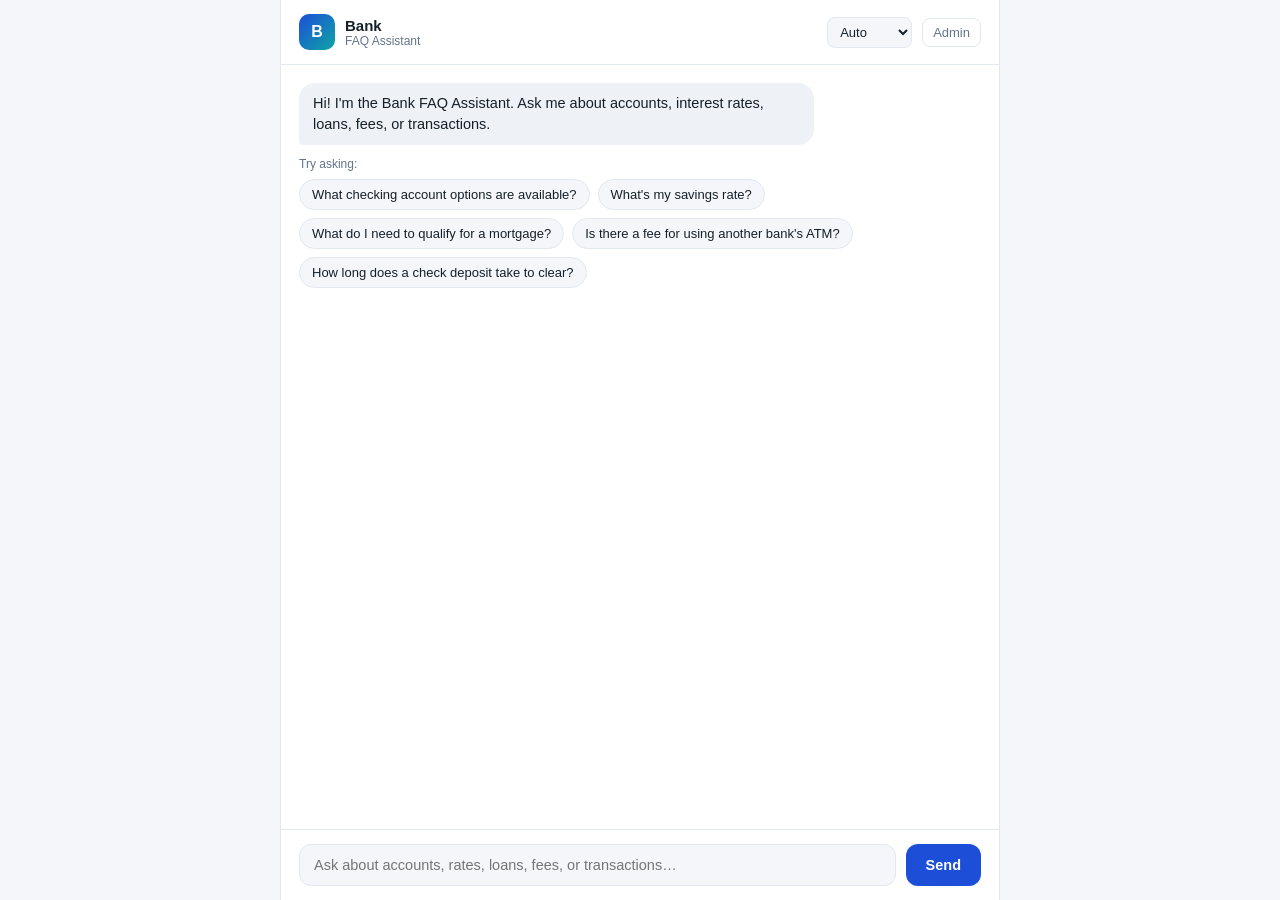
<file: frontend/index.html>
<!doctype html>
<html lang="en">
<head>
  <meta charset="utf-8" />
  <meta name="viewport" content="width=device-width, initial-scale=1" />
  <title>Bank — FAQ Assistant</title>
  <link rel="stylesheet" href="style.css" />
</head>
<body>
  <div class="app">
    <header class="topbar">
      <div class="brand">
        <span class="brand-mark">B</span>
        <div>
          <div class="brand-name">Bank</div>
          <div class="brand-sub">FAQ Assistant</div>
        </div>
      </div>
      <div class="topbar-actions">
        <select id="lang-select" title="Language">
          <option value="auto">Auto</option>
          <option value="en">English</option>
          <option value="es">Español</option>
        </select>
        <a class="admin-link" href="admin.html">Admin</a>
      </div>
    </header>

    <div id="frustration-banner" class="frustration-banner hidden">
      We noticed this conversation may be frustrating — a human agent is available at
      <strong>1-800-555-0199</strong>.
    </div>

    <main id="chat" class="chat" aria-live="polite"></main>

    <div id="followups" class="followups hidden"></div>

    <form id="composer" class="composer">
      <input
        id="input"
        type="text"
        autocomplete="off"
        placeholder="Ask about accounts, rates, loans, fees, or transactions…"
      />
      <button type="submit" aria-label="Send">Send</button>
    </form>
  </div>

  <script src="app.js"></script>
</body>
</html>
</file>
<file: frontend/style.css>
:root {
  --bg: #f4f6f9;
  --panel: #ffffff;
  --text: #16202a;
  --muted: #64748b;
  --border: #e2e8f0;
  --primary: #1d4ed8;
  --primary-text: #ffffff;
  --bot-bubble: #eef1f6;
  --bot-text: #16202a;
  --accent: #0ea5a4;
  --danger-bg: #fff1f0;
  --danger-border: #fca5a5;
  --danger-text: #7f1d1d;
}

@media (prefers-color-scheme: dark) {
  :root {
    --bg: #0f1418;
    --panel: #161d24;
    --text: #e6edf3;
    --muted: #8b98a5;
    --border: #262e37;
    --primary: #3b82f6;
    --primary-text: #ffffff;
    --bot-bubble: #202932;
    --bot-text: #e6edf3;
    --accent: #2dd4bf;
    --danger-bg: #2a1414;
    --danger-border: #7f1d1d;
    --danger-text: #fca5a5;
  }
}

* { box-sizing: border-box; }

html, body {
  height: 100%;
  margin: 0;
  overflow-x: hidden;
}

body {
  background: var(--bg);
  color: var(--text);
  font-family: -apple-system, BlinkMacSystemFont, "Segoe UI", Roboto, Helvetica, Arial, sans-serif;
}

.app {
  max-width: 720px;
  margin: 0 auto;
  height: 100vh;
  display: flex;
  flex-direction: column;
  background: var(--panel);
  border-left: 1px solid var(--border);
  border-right: 1px solid var(--border);
}

.topbar {
  display: flex;
  align-items: center;
  justify-content: space-between;
  padding: 14px 18px;
  border-bottom: 1px solid var(--border);
  flex-shrink: 0;
}

.brand { display: flex; align-items: center; gap: 10px; }

.brand-mark {
  width: 36px;
  height: 36px;
  border-radius: 10px;
  background: linear-gradient(135deg, var(--primary), var(--accent));
  color: #fff;
  display: flex;
  align-items: center;
  justify-content: center;
  font-weight: 700;
  flex-shrink: 0;
}

.brand-name { font-weight: 600; font-size: 15px; }
.brand-sub { font-size: 12px; color: var(--muted); }

.topbar-actions { display: flex; align-items: center; gap: 10px; }

#lang-select {
  background: var(--bg);
  color: var(--text);
  border: 1px solid var(--border);
  border-radius: 8px;
  padding: 6px 8px;
  font-size: 13px;
}

.admin-link {
  font-size: 13px;
  color: var(--muted);
  text-decoration: none;
  border: 1px solid var(--border);
  padding: 6px 10px;
  border-radius: 8px;
}
.admin-link:hover { color: var(--text); border-color: var(--muted); }

.frustration-banner {
  background: var(--danger-bg);
  color: var(--danger-text);
  border-bottom: 1px solid var(--danger-border);
  font-size: 13px;
  padding: 8px 18px;
  flex-shrink: 0;
}
.hidden { display: none !important; }

.chat {
  flex: 1;
  overflow-y: auto;
  padding: 18px;
  display: flex;
  flex-direction: column;
  gap: 12px;
}

.row { display: flex; max-width: 100%; }
.row.user { justify-content: flex-end; }
.row.bot { justify-content: flex-start; }

.bubble {
  max-width: 78%;
  padding: 10px 14px;
  border-radius: 16px;
  font-size: 14.5px;
  line-height: 1.45;
  white-space: pre-wrap;
  word-wrap: break-word;
}

.row.user .bubble {
  background: var(--primary);
  color: var(--primary-text);
  border-bottom-right-radius: 4px;
}

.row.bot .bubble {
  background: var(--bot-bubble);
  color: var(--bot-text);
  border-bottom-left-radius: 4px;
}

.meta {
  margin-top: 6px;
  font-size: 11.5px;
  color: var(--muted);
  display: flex;
  flex-wrap: wrap;
  gap: 6px;
  align-items: center;
}

.chip {
  border: 1px solid var(--border);
  border-radius: 999px;
  padding: 2px 8px;
}

.chip.confidence-high { color: var(--accent); border-color: var(--accent); }
.chip.confidence-low { color: var(--danger-text); border-color: var(--danger-border); }

.starters { max-width: 92%; }
.starters-label {
  font-size: 12px;
  color: var(--muted);
  margin-bottom: 8px;
}
.starters-chips {
  display: flex;
  flex-wrap: wrap;
  gap: 8px;
}

.typing { display: flex; gap: 4px; padding: 6px 4px; }
.typing span {
  width: 6px; height: 6px; border-radius: 50%;
  background: var(--muted);
  animation: blink 1.2s infinite ease-in-out;
}
.typing span:nth-child(2) { animation-delay: 0.2s; }
.typing span:nth-child(3) { animation-delay: 0.4s; }
@keyframes blink { 0%, 80%, 100% { opacity: 0.25; } 40% { opacity: 1; } }

.followups {
  padding: 0 18px 10px;
  display: flex;
  flex-wrap: wrap;
  gap: 8px;
  flex-shrink: 0;
}

.followup-chip {
  background: var(--bg);
  border: 1px solid var(--border);
  color: var(--text);
  border-radius: 999px;
  padding: 7px 12px;
  font-size: 13px;
  cursor: pointer;
}
.followup-chip:hover { border-color: var(--primary); color: var(--primary); }

.composer {
  display: flex;
  gap: 10px;
  padding: 14px 18px;
  border-top: 1px solid var(--border);
  flex-shrink: 0;
}

#input {
  flex: 1;
  padding: 12px 14px;
  border-radius: 12px;
  border: 1px solid var(--border);
  background: var(--bg);
  color: var(--text);
  font-size: 14.5px;
}
#input:focus { outline: 2px solid var(--primary); outline-offset: -1px; }

.composer button {
  background: var(--primary);
  color: var(--primary-text);
  border: none;
  border-radius: 12px;
  padding: 0 20px;
  font-size: 14.5px;
  font-weight: 600;
  cursor: pointer;
}
.composer button:hover { opacity: 0.92; }
.composer button:disabled { opacity: 0.5; cursor: not-allowed; }

@media (max-width: 480px) {
  .app { max-width: 100%; }
  .bubble { max-width: 88%; }
}
</file>
